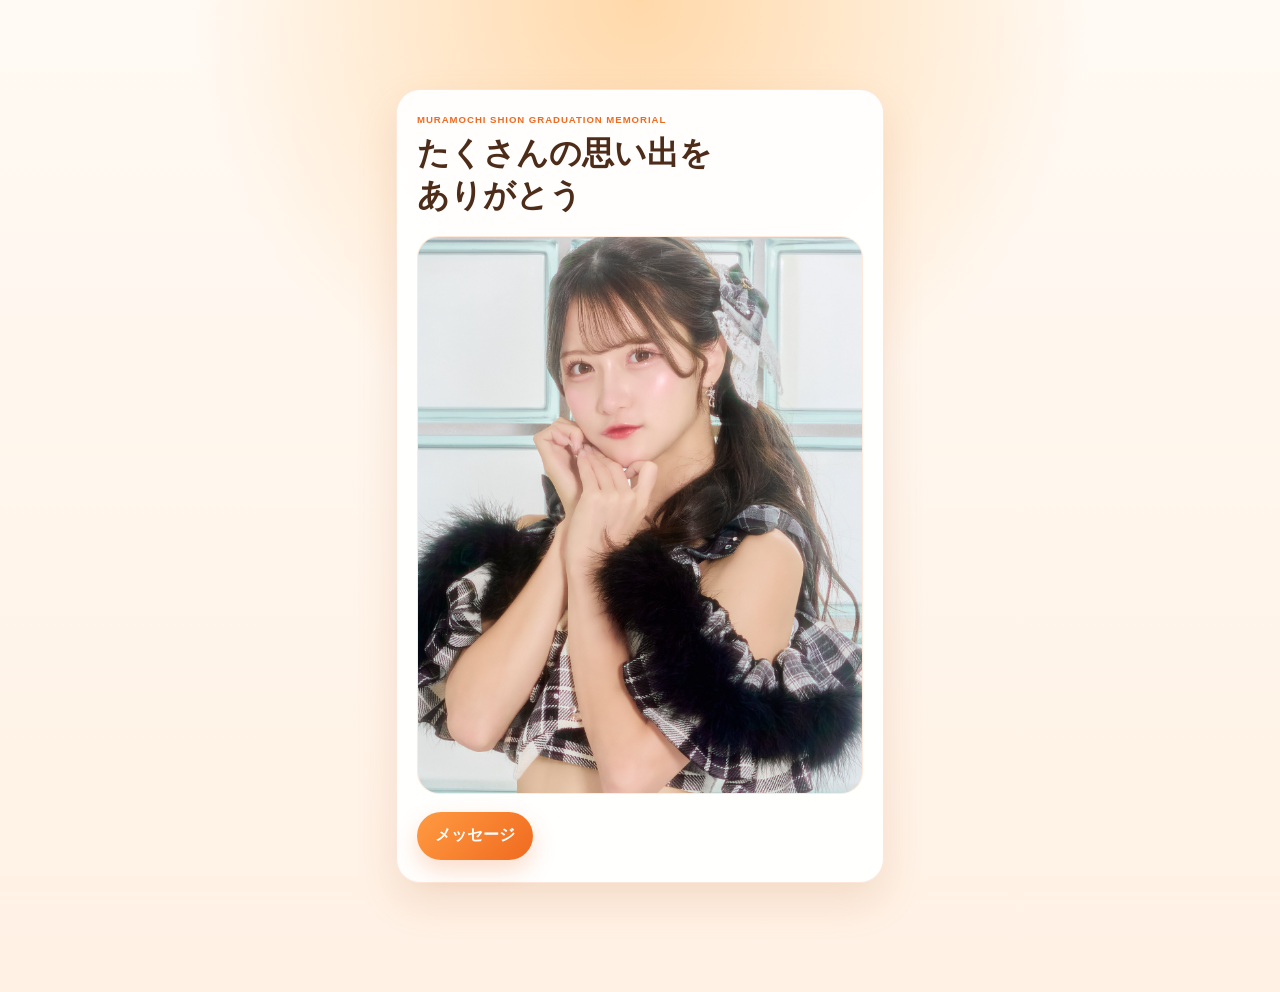
<file: index.html>
<!DOCTYPE html>
<html lang="ja">
<head>
  <meta charset="UTF-8" />
  <meta name="viewport" content="width=device-width, initial-scale=1.0" />
  <title>村望卒業記念サイト</title>
  <meta name="description" content="村望しおん卒業記念サイト" />
  <link rel="stylesheet" href="style.css" />
</head>
<body>
  <div class="site-shell">
    <main class="hero-page">
      <section class="hero-card">
        <p class="eyebrow">Muramochi Shion Graduation Memorial</p>
        <h1>たくさんの思い出を<br>ありがとう</h1>

        <figure class="hero-photo">
          <img
            src="assets/top/idol-main.jpg"
          />
        </figure>

        <nav class="primary-actions" aria-label="トップページのリンク">
          <a class="button-link" href="messages.html">メッセージ</a>
        </nav>
      </section>
    </main>
  </div>
</body>
</html>
</file>
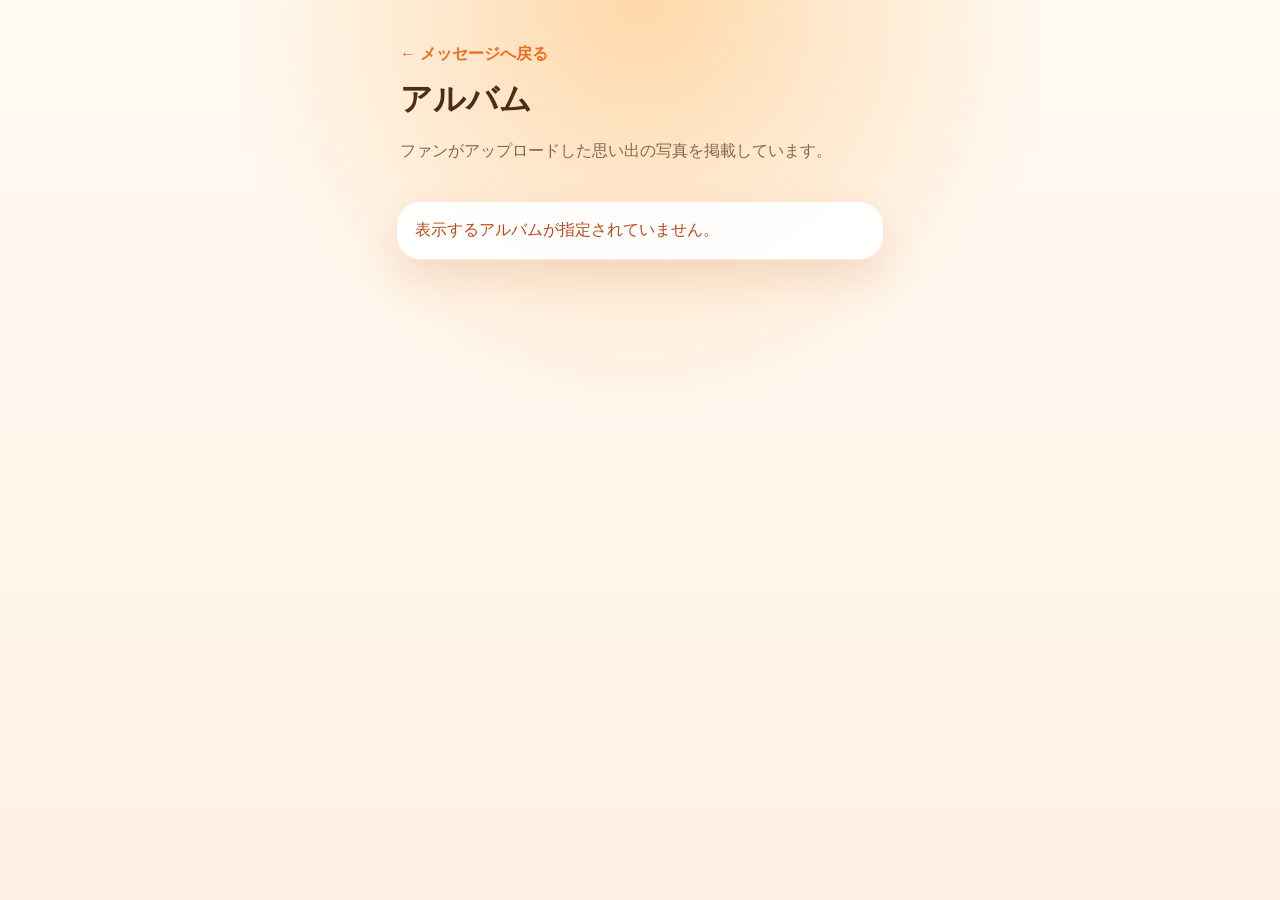
<file: album.html>
<!DOCTYPE html>
<html lang="ja">
<head>
  <meta charset="UTF-8" />
  <meta name="viewport" content="width=device-width, initial-scale=1.0" />
  <title>アルバム | 卒業記念サイト</title>
  <meta name="description" content="ファンごとのアルバム一覧ページです。" />
  <link rel="stylesheet" href="style.css" />
</head>
<body>
  <div class="site-shell">
    <header class="page-header">
      <a class="text-link" href="messages.html">← メッセージへ戻る</a>
      <h1 id="album-title">アルバム</h1>
      <p id="album-description">ファンがアップロードした思い出の写真を掲載しています。</p>
    </header>

    <main>
      <section id="album-list" class="album-grid" aria-live="polite">
        <div class="loading-card">アルバムを読み込み中です…</div>
      </section>
    </main>
  </div>

  <script>
    async function loadAlbum() {
      const albumTitle = document.getElementById('album-title');
      const albumDescription = document.getElementById('album-description');
      const albumList = document.getElementById('album-list');
      const params = new URLSearchParams(window.location.search);
      const fanId = params.get('fan');

      if (!fanId) {
        albumList.innerHTML = '<div class="loading-card error">表示するアルバムが指定されていません。</div>';
        return;
      }

      try {
        const fansRes = await fetch('data/fans.json');
        if (!fansRes.ok) {
          throw new Error('ファン情報の取得に失敗しました。');
        }

        const fans = await fansRes.json();
        const fan = fans.find((item) => item.id === fanId);
        const fanName = fan ? fan.name : fanId;

        albumTitle.textContent = `${fanName}さんのアルバム`;

        const albumRes = await fetch(`data/albums/${encodeURIComponent(fanId)}.json`);
        if (!albumRes.ok) {
          throw new Error('アルバム情報の取得に失敗しました。');
        }

        const album = await albumRes.json();
        const images = Array.isArray(album.images) ? album.images : [];

        if (images.length === 0) {
          albumList.innerHTML = '<div class="loading-card">まだアルバム画像がありません。</div>';
          return;
        }

        albumList.innerHTML = images.map((src, index) => {
          const fileName = src.split('/').pop() || `image-${index + 1}.jpeg`;
          return `
            <article class="album-card">
              <a href="${src}" target="_blank" rel="noopener noreferrer" aria-label="${fanName}さんの画像 ${index + 1} を開く">
                <img src="${src}" alt="${fanName}さんのアルバム画像 ${index + 1}" loading="lazy" />
              </a>
            </article>
          `;
        }).join('');
      } catch (error) {
        albumList.innerHTML = '<div class="loading-card error">アルバムの表示に失敗しました。ファイル配置をご確認ください。</div>';
        console.error(error);
      }
    }

    loadAlbum();
  </script>
</body>
</html>
</file>
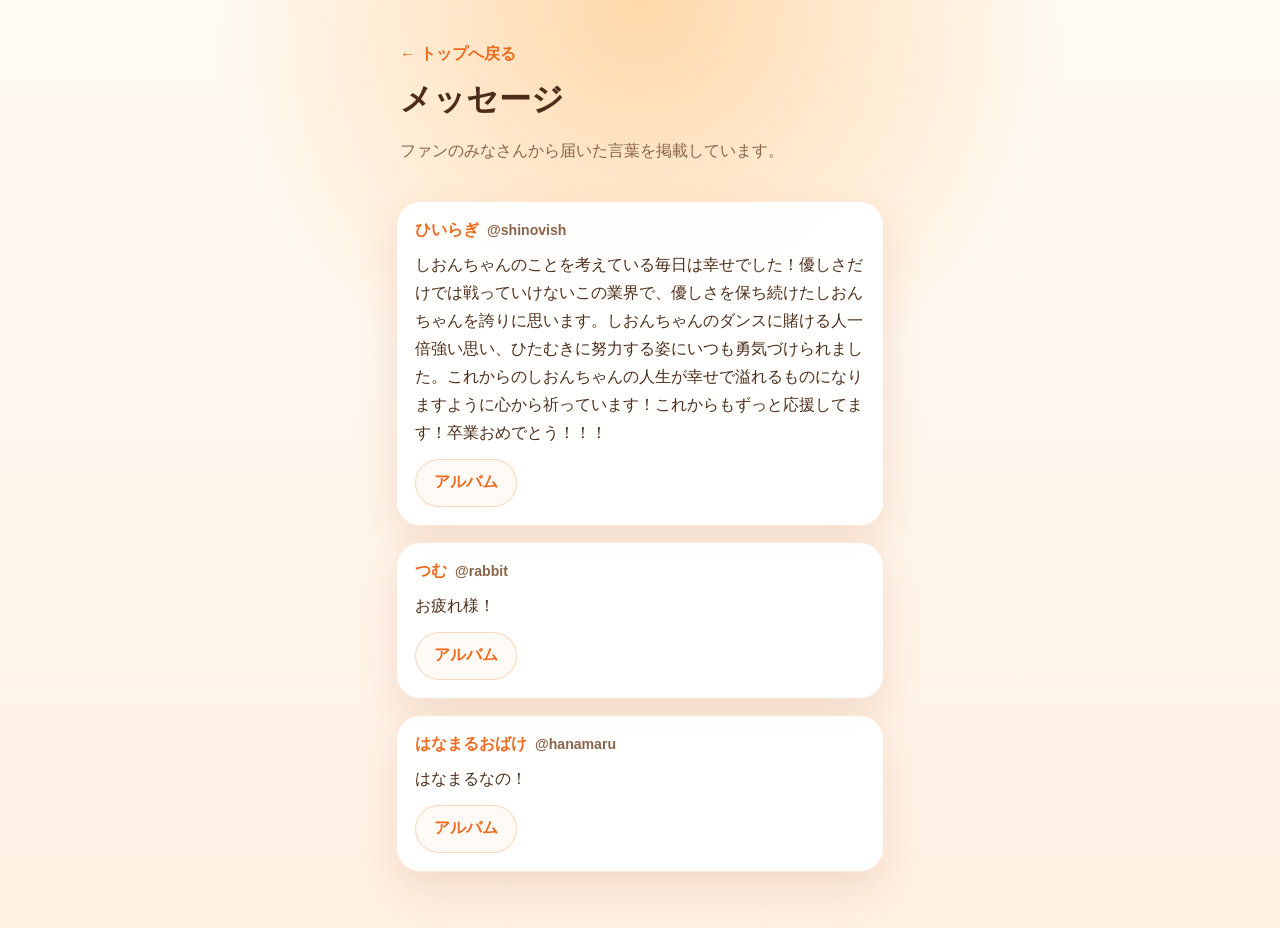
<file: messages.html>
<!DOCTYPE html>
<html lang="ja">
<head>
  <meta charset="UTF-8" />
  <meta name="viewport" content="width=device-width, initial-scale=1.0" />
  <title>メッセージ | 卒業記念サイト</title>
  <meta name="description" content="ファンからのメッセージ一覧ページです。" />
  <link rel="stylesheet" href="style.css" />
</head>
<body>
  <div class="site-shell">
    <header class="page-header">
      <a class="text-link" href="index.html">← トップへ戻る</a>
      <h1>メッセージ</h1>
      <p>ファンのみなさんから届いた言葉を掲載しています。</p>
    </header>

    <main>
      <section id="message-list" class="stack" aria-live="polite">
        <div class="loading-card">メッセージを読み込み中です…</div>
      </section>
    </main>
  </div>

  <script>
    async function loadMessages() {
      const messageList = document.getElementById('message-list');

      try {
        const [fansRes, messagesRes] = await Promise.all([
          fetch('data/fans.json'),
          fetch('data/messages.json')
        ]);

        if (!fansRes.ok || !messagesRes.ok) {
          throw new Error('データの取得に失敗しました。');
        }

        const fans = await fansRes.json();
        const messages = await messagesRes.json();

        const fansMap = new Map(fans.map((fan) => [fan.id, fan]));
        const merged = messages
          .map((entry) => {
            const fan = fansMap.get(entry.fanId);
            if (!fan) return null;
            return {
              fanId: entry.fanId,
              name: fan.name,
              message: entry.message
            };
          })
          .filter(Boolean);

        if (merged.length === 0) {
          messageList.innerHTML = '<div class="loading-card">まだメッセージがありません。</div>';
          return;
        }

        messageList.innerHTML = merged.map((item) => `
          <article class="message-card">
            <p class="fan-name"><span class="fan-name-text">${item.name}</span><span class="fan-id">@${item.fanId}</span></p>
            <p class="message-body">${item.message}</p>
            <div class="card-actions">
              <a class="button-link secondary" href="album.html?fan=${encodeURIComponent(item.fanId)}">アルバム</a>
            </div>
          </article>
        `).join('');
      } catch (error) {
        messageList.innerHTML = `
          <div class="loading-card error">
            メッセージの表示に失敗しました。ファイル配置をご確認ください。
          </div>
        `;
        console.error(error);
      }
    }

    loadMessages();
  </script>
</body>
</html>
</file>
<file: style.css>
:root {
  --bg: #fff8f1;
  --card: rgba(255, 255, 255, 0.95);
  --text: #4d2d1a;
  --subtext: #8a644b;
  --accent: #ff9b42;
  --accent-strong: #f06a1f;
  --border: rgba(240, 106, 31, 0.16);
  --shadow: 0 18px 40px rgba(181, 101, 44, 0.16);
}

* {
  box-sizing: border-box;
}

html {
  font-size: 16px;
}

body {
  margin: 0;
  font-family: -apple-system, BlinkMacSystemFont, "Hiragino Sans", "Yu Gothic", "Noto Sans JP", sans-serif;
  color: var(--text);
  background:
    radial-gradient(circle at top, rgba(255, 209, 153, 0.82), transparent 38%),
    linear-gradient(180deg, #fffaf4 0%, #fff1e4 100%);
  min-height: 100vh;
}

img {
  display: block;
  max-width: 100%;
}

a {
  color: inherit;
}

.site-shell {
  width: min(100%, 480px);
  margin: 0 auto;
  padding: 20px 16px 32px;
}

.hero-page {
  min-height: 100vh;
  display: grid;
  place-items: center;
}

.hero-card,
.message-card,
.loading-card,
.album-card {
  background: var(--card);
  border: 1px solid var(--border);
  border-radius: 24px;
  box-shadow: var(--shadow);
}

.hero-card {
  padding: 24px 20px 22px;
}

.eyebrow {
  margin: 0 0 8px;
  font-size: 0.60rem;
  letter-spacing: 0.1em;
  text-transform: uppercase;
  color: var(--accent-strong);
  font-weight: 700;
}

h1 {
  margin: 0;
  font-size: 2rem;
  line-height: 1.3;
}

.lead,
.page-header p,
.note,
.message-body,
.album-caption,
.album-file {
  line-height: 1.75;
}

.lead,
.page-header p,
.note,
.album-file {
  color: var(--subtext);
}

.hero-photo {
  margin: 20px 0 18px;
  overflow: hidden;
  border-radius: 22px;
  aspect-ratio: 4 / 5;
  background: #fff7ef;
  border: 1px solid rgba(240, 106, 31, 0.1);
}

.hero-photo img {
  width: 100%;
  height: 100%;
  object-fit: cover;
}

.primary-actions,
.card-actions {
  display: flex;
  gap: 12px;
  margin-top: 12px;
}

.button-link {
  display: inline-flex;
  align-items: center;
  justify-content: center;
  min-height: 48px;
  padding: 0 18px;
  border-radius: 999px;
  background: linear-gradient(135deg, var(--accent), var(--accent-strong));
  color: #fff;
  text-decoration: none;
  font-weight: 700;
  box-shadow: 0 10px 24px rgba(240, 106, 31, 0.24);
}

.button-link.secondary {
  background: #fffaf5;
  color: var(--accent-strong);
  border: 1px solid rgba(240, 106, 31, 0.24);
  box-shadow: none;
}

.text-link {
  text-decoration: none;
  color: var(--accent-strong);
  font-weight: 700;
}

.page-header {
  padding: 8px 4px 20px;
}

.page-header h1 {
  margin-top: 14px;
}

.stack {
  display: grid;
  gap: 16px;
}

.message-card {
  padding: 18px;
}

.fan-name {
  margin: 0 0 10px;
  display: flex;
  align-items: center;
  gap: 8px;
  flex-wrap: wrap;
  font-size: 1rem;
  font-weight: 800;
  color: var(--accent-strong);
}

.fan-id {
  display: inline;
  padding: 0;
  border: 0;
  background: transparent;
  font-size: 0.88rem;
  font-weight: 700;
  line-height: 1.3;
  color: var(--subtext);
}

.fan-name-text {
  display: inline;
}

.message-body {
  margin: 0;
  font-size: 1rem;
}

.loading-card {
  padding: 18px;
  color: var(--subtext);
}

.loading-card.error {
  color: #b84a1c;
}

.album-grid {
  display: grid;
  gap: 14px;
}

.album-card {
  overflow: visible;
}

.album-card a {
  display: block;
  background: transparent;
}

.album-card img {
  width: 100%;
  height: auto;
  object-fit: contain;
  border-radius: 0;
}

.album-caption,
.album-file {
  margin: 0;
  padding: 0 14px;
}

.album-caption {
  padding-top: 12px;
  font-weight: 700;
}

.album-file {
  padding-top: 4px;
  padding-bottom: 14px;
  font-size: 0.92rem;
}

.note {
  margin: 16px 0 0;
  font-size: 0.92rem;
}

@media (min-width: 481px) {
  body {
    padding: 16px 0 24px;
  }

  .site-shell {
    width: min(100%, 520px);
  }
}
</file>
